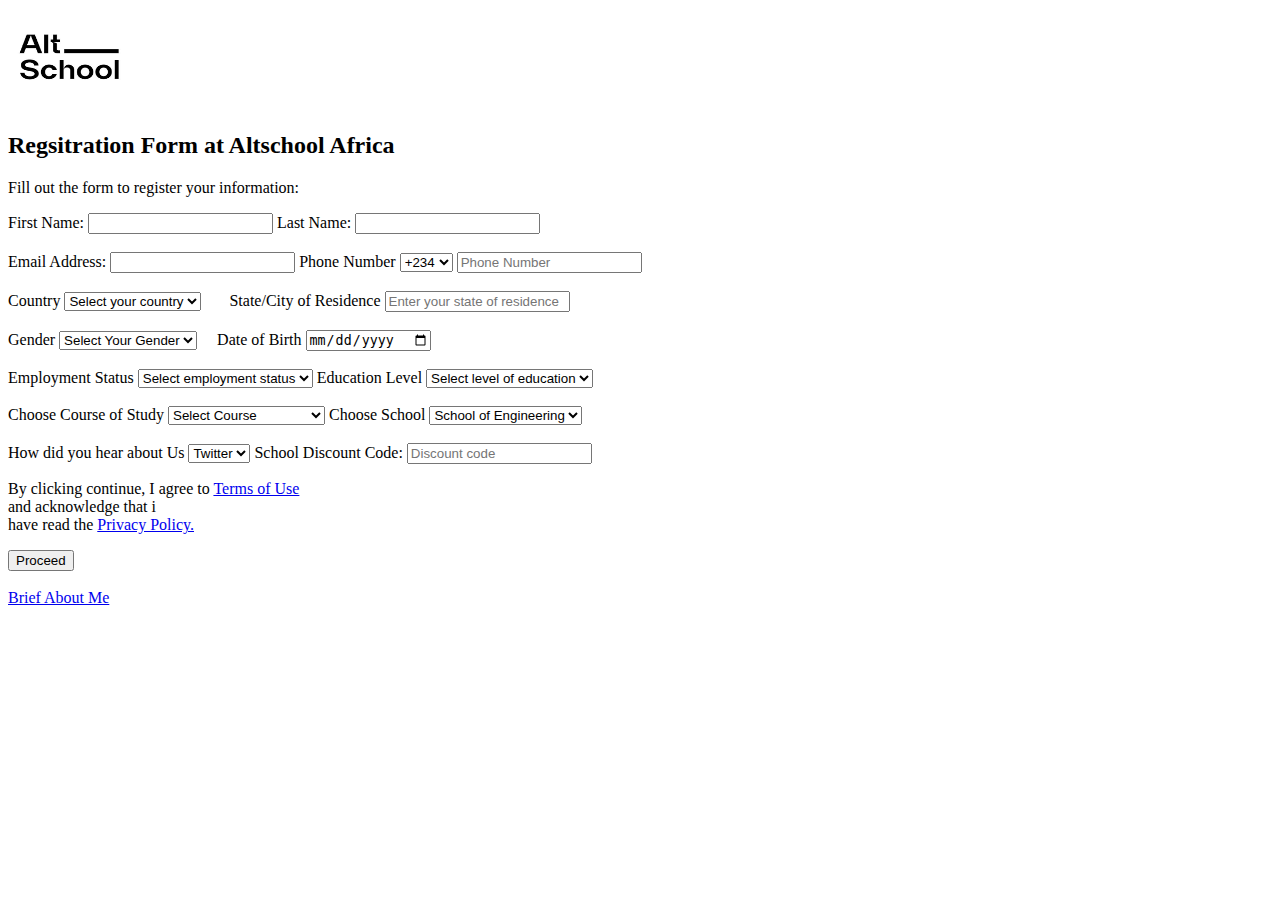
<file: Alt_school_Assignment!/About me_profile/Index.html>
<!DOCTYPE html>
<html lang="en">
<head>
  <meta charset="UTF-8">
  <meta name="viewport" content="width=device-width, initial-scale=1.0">
  <title>Document</title>
</head>
<body>
<div id="Main Content">
  <img src="./img/download.png" width="120" height="100" alt="">
  <h2>Regsitration Form at Altschool Africa</h2>
  <p>Fill out the form to register your information:</p>
  <form action="#">
    <label for="fname">First Name:</label>
    <input type="text" id="fname" name="fname">
    
    <label for="lname">Last Name:</label>
   <input type="text" id="lname" name="lname">
   <br>
   <br>
  
   <label for="email">Email Address:</label>
   <input type="email" id="email" name="email">
  
   <label>Phone Number</label>
   <select >
    <option>+234</option>
    <option>+1</option>
   </select>
   <input type="number" placeholder="Phone Number">
<br>
<br>
   <label>Country</label>
   <select>
  <option>Select your country</option>
  <option>Nigeria</option>
    <option>Cyprus</option>
    <option>Germany</option>
   </select>
   &nbsp;  &nbsp;  &nbsp;
   <label for="city">State/City of Residence</label>
   <input type="text" id="city" name="city" placeholder="Enter your state of residence">
<br>
<br>
   <label>Gender</label>
   <select>
   <option>Select Your Gender</option>
   <option>Male</option>
   <option>Female</option>
  </select>
  &nbsp;  &nbsp;
<label for="date">Date of Birth</label>
  <input type="date" id="date" name="date">
<br>
<br>
  <label>Employment Status</label>
  <select>
    <option >Select employment status</option>
    <option>Employed</option>
    <option>Unemployed</option>
  </select>

  <label>Education Level</label>
  <select>
    <option>Select level of education</option>
    <option>Nd</option>
    <option>Hnd</option>
  </select>
  <br>
  <br>
  <label>Choose Course of Study</label>
  <select>
    <option>Select Course</option>
    <option>Front-End Engineering</option>
  </select>
  
  
  <label>Choose School</label>
<select>
  <option>School of Engineering</option>
  <option>School of Business</option>
  <option>School of Data</option>
</select>
<br>
<br>
  <label>How did you hear about Us</label>
<select>
  <option>Twitter</option>
</select>

  <label>School Discount Code:</label>
  <input type="text"  placeholder="Discount code">


     </form>
  <p>By clicking continue, I agree to <a href="#">Terms of Use</a> <br> and acknowledge that i <br> have read the <a href="#">Privacy Policy.</a></p>

  <button>Proceed</button>
<br>
<br>
<a href="./index1.html" target="_blank" >Brief About Me</a>
</div>
  
</body>
</html>
</file>
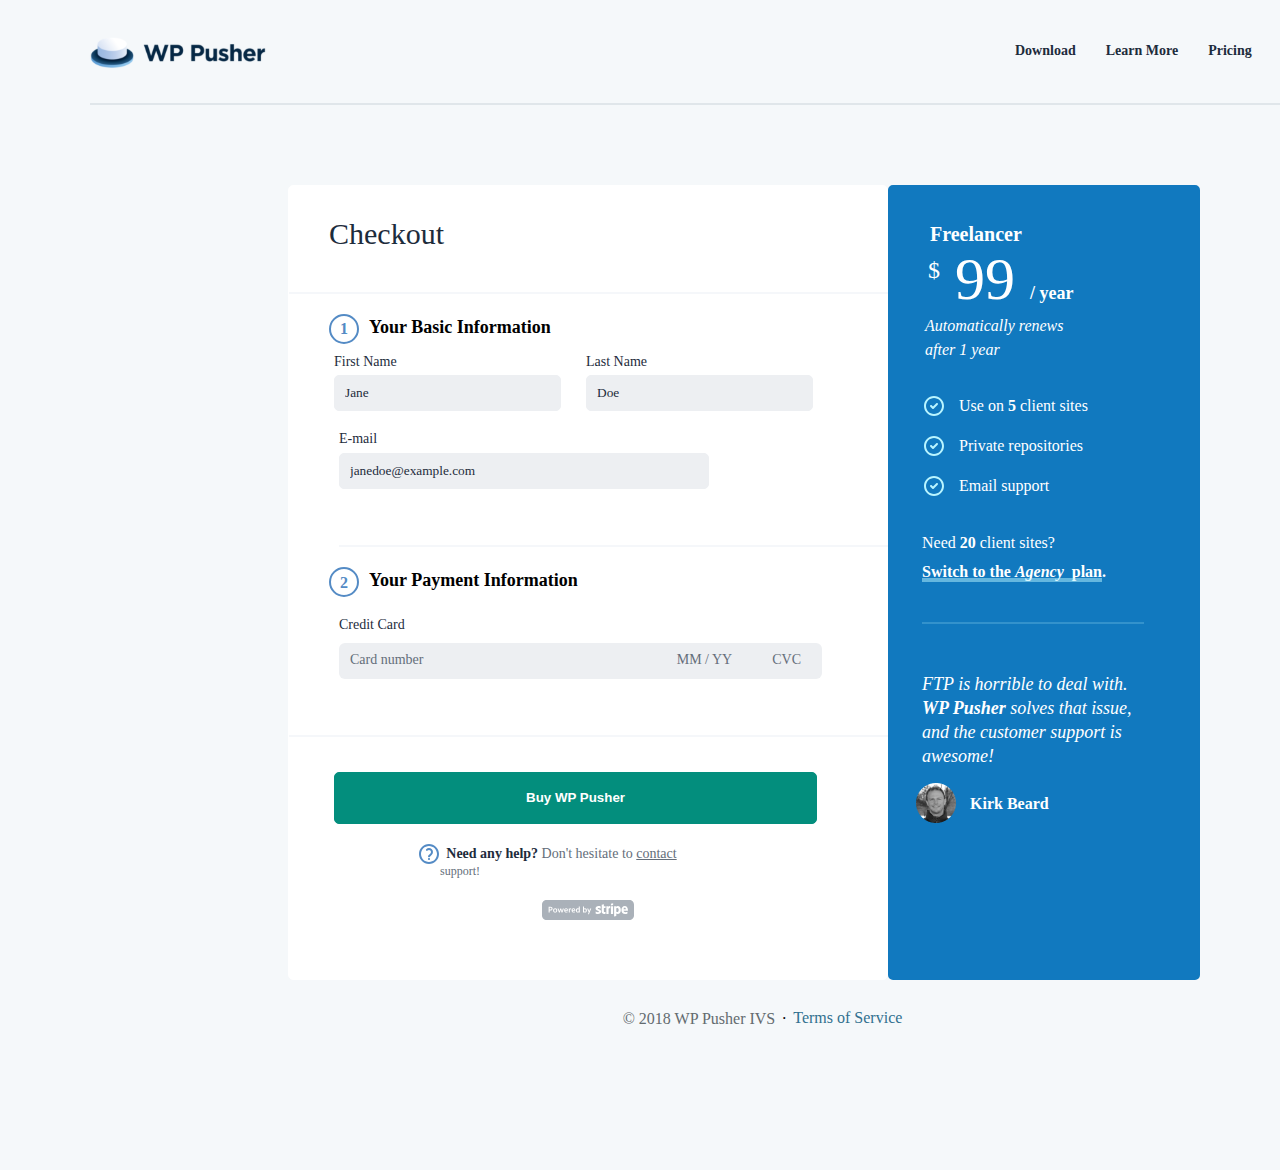
<file: Alt_school_Assignment!/Wp Pusher/index.html>
<!DOCTYPE html>
<html lang="en">
  <head>
    <meta charset="UTF-8" />
    <meta name="viewport" content="width=device-width, initial-scale=1.0" />
    <link rel="stylesheet" href="./css/style.css" />
    <title>Wp Pusher</title>
  </head>
  <body>
   
  
    <div class="main">
      
      <img src="./wppusher-logo copy.svg" alt="wp pusher" width="180px" class="topwp">

      <nav class="nav">
        <a href="#">Download</a>
        <a href="#">Learn More</a>
        <a href="#">Pricing</a>
        <a href="#">Help</a>
        <a href="#account"><button class="account">Account</button></a>
        
      </nav>
      <div class="rectangle4"></div>
      
      <div class="container">
        
       

        <section class="box">
          <h2>Checkout</h2>
<div class="rectangle"></div>

  <div class="basic">
    <div class="circle">1</div>
    <p class="your">Your Basic Information</p>
  </div>

<div class="flex">
  <div class="flex2">
    <label for="fn" class="name">First Name</label>
    <input class="flex3" type="text" id="name" value="Jane">
  </div>
  <div class="flex2 ">
    <label for="ln" class="name">Last Name</label>
    <input class="flex3" type="text" id="name" value="Doe">
  </div>
</div>
<div class="flex2 cmail">
  <label for="email" class="name">E-mail</label>
  <input class="email" type="email" id="name" value="janedoe@example.com">

<div class="rectangle3"></div>
</div>
<div class="basic">
  <div class="circle">2</div>
  <p class="your">Your Payment Information</p>
</div>
<div class="flex2 cmail">
  <label for="credit-card" class="name">Credit Card</label>
  <div class=" ai-center card-container">
      <div class="value cards" >Card number</div>
      <div class=" my gap">
        <div class="value YMY">MM / YY</div>
        <div class="value cvc">CVC</div>
      </div>
    </div>
  </div>
  <div class="rectangle3"></div>
          <div class="wp">
          <a href="#wp"><button class="Buy">Buy WP Pusher</button></a>
        </div>
<div class="carryo">
  <div class="inline-words"> 
    <svg class="svg-icon" width="20" height="20" viewBox="0 0 20 20" fill="none" xmlns="http://www.w3.org/2000/svg">
      <path fill-rule="evenodd" clip-rule="evenodd" d="M0 10C0 15.5228 4.47715 20 10 20C15.5228 20 20 15.5228 20 10C20 4.47715 15.5228 0 10 0C4.47715 0 0 4.47715 0 10ZM18 10C18 14.4183 14.4183 18 10 18C5.58172 18 2 14.4183 2 10C2 5.58172 5.58172 2 10 2C14.4183 2 18 5.58172 18 10ZM11.4142 6.58579C12.1953 7.36683 12.1953 8.63317 11.4142 9.41421L9.29333 11.5325C8.90257 11.9227 8.90217 12.5559 9.29245 12.9467C9.68273 13.3374 10.3159 13.3378 10.7067 12.9475L12.828 10.8289C14.3905 9.26633 14.3905 6.73367 12.8284 5.17157C11.2663 3.60948 8.73367 3.60948 7.17157 5.17157C6.78105 5.5621 6.78105 6.19526 7.17157 6.58579C7.5621 6.97631 8.19526 6.97631 8.58579 6.58579C9.36683 5.80474 10.6332 5.80474 11.4142 6.58579ZM10 16C10.5523 16 11 15.5523 11 15C11 14.4477 10.5523 14 10 14C9.44771 14 9 14.4477 9 15C9 15.5523 9.44771 16 10 16Z" fill="#548BC5"/>
      </svg> <span> <span class="help">Need any help?</span> 
        Don't hesitate to <span class="contact">contact</span></span>
  </div>
    <div class="below">support!</div>

</div>
         
         
          
        
<div class="center stripe">
  <svg
    width="92"
    height="21"
    viewBox="0 0 92 21"
    fill="none"
    xmlns="http://www.w3.org/2000/svg"
  >
    <path
      opacity="0.502"
      fill-rule="evenodd"
      clip-rule="evenodd"
      d="M87.3613 20.1008H4.63866C2.07657 20.1008 0 18.0243 0 15.4622V4.63866C0 2.07657 2.07657 0 4.63866 0H87.3613C89.9234 0 92 2.07657 92 4.63866V15.4622C92 18.0243 89.9234 20.1008 87.3613 20.1008ZM8.60316 6.87449H6.62632V12.4726H7.6677V10.4625H8.60316C9.74272 10.4625 10.556 9.73035 10.556 8.67274C10.556 7.61513 9.74272 6.87449 8.60316 6.87449ZM13.1761 8.30706C11.9476 8.30706 11.0771 9.18531 11.0771 10.4385C11.0771 11.6832 11.9476 12.57 13.1761 12.57C14.4046 12.57 15.2674 11.6832 15.2674 10.4385C15.2674 9.18531 14.4046 8.30706 13.1761 8.30706ZM20.8245 8.40447L20.0027 11.1707L19.1808 8.40447H18.2376L17.4158 11.1707L16.594 8.40447H15.5526L16.952 12.4726H17.8874L18.7092 9.70639L19.5396 12.4726H20.475L21.8658 8.40447H20.8245ZM24.1612 8.30706C22.9977 8.30706 22.1519 9.17758 22.1519 10.4061C22.1519 11.6747 23.0139 12.57 24.2424 12.57C24.6977 12.57 25.1616 12.4641 25.6255 12.253V11.3817C25.2026 11.626 24.7874 11.7644 24.4132 11.7644C23.7298 11.7644 23.242 11.3415 23.1763 10.723H25.9347C25.951 10.5846 25.951 10.4548 25.951 10.3403C25.951 9.14511 25.2266 8.30706 24.1612 8.30706ZM29.1648 8.34726C29.0511 8.31479 28.9375 8.30706 28.8231 8.30706C28.4736 8.30706 28.1157 8.48565 27.8227 8.81113V8.40447H26.7813V12.4726H27.8227V9.75509C28.0909 9.41338 28.4574 9.22629 28.7991 9.22629C28.9212 9.22629 29.0511 9.24252 29.1648 9.27499V8.34726ZM31.549 8.30706C30.3855 8.30706 29.5397 9.17758 29.5397 10.4061C29.5397 11.6747 30.4025 12.57 31.631 12.57C32.0864 12.57 32.5502 12.4641 33.0141 12.253V11.3817C32.5904 11.626 32.176 11.7644 31.8011 11.7644C31.1184 11.7644 30.6298 11.3415 30.5649 10.723H33.3226C33.3388 10.5846 33.3388 10.4548 33.3388 10.3403C33.3388 9.14511 32.6152 8.30706 31.549 8.30706ZM37.8143 6.62245H36.7644V8.68124C36.4475 8.43694 36.0895 8.30706 35.7316 8.30706C34.6492 8.30706 33.8931 9.18531 33.8931 10.4385C33.8931 11.691 34.6492 12.57 35.7316 12.57C36.0895 12.57 36.4475 12.4401 36.7644 12.1873V12.4726H37.8143V6.62245ZM43.0545 8.30706C42.705 8.30706 42.3471 8.43694 42.0216 8.68124V6.62245H40.9802V12.4726H42.0216V12.1873C42.3471 12.4401 42.705 12.57 43.0545 12.57C44.1445 12.57 44.8929 11.691 44.8929 10.4385C44.8929 9.18531 44.1445 8.30706 43.0545 8.30706ZM48.1724 8.40447L47.1883 11.0732L46.2118 8.40447H45.1457L46.6997 12.3257L45.9188 14.2538H46.9277L49.2386 8.40447H48.1724ZM56.5212 7.95375C57.1884 7.95375 58.0365 8.15785 58.7045 8.51889V6.45082C57.977 6.16091 57.2503 6.04958 56.5228 6.04958C54.7423 6.04958 53.5556 6.97963 53.5556 8.53358C53.5556 10.9635 56.8923 10.5692 56.8923 11.6167C56.8923 12.0226 56.5398 12.1541 56.0504 12.1541C55.3229 12.1541 54.3844 11.8533 53.6476 11.4528V13.5487C54.464 13.8997 55.2912 14.0466 56.0481 14.0466C57.8734 14.0466 59.1313 13.1452 59.1313 11.5649C59.1313 8.94719 55.7752 9.41724 55.7752 8.42921C55.7752 8.08672 56.0612 7.95375 56.5212 7.95375ZM63.5341 6.1957H61.8673L61.8657 4.28921L59.7227 4.74534L59.7126 11.7876C59.7126 13.0872 60.6906 14.0466 61.9933 14.0466C62.7108 14.0466 63.2411 13.9167 63.5333 13.7559V11.9693C63.2527 12.0814 61.8673 12.4842 61.8673 11.1908V8.0674H63.5341V6.1957ZM68.2462 6.19647C67.954 6.09133 66.9281 5.8996 66.4139 6.84434L66.2763 6.1957H64.3783V13.8897H66.5724V8.67351C67.0912 7.9924 67.9671 8.12383 68.2462 8.21429V6.19647ZM71.1253 3.27025L68.9219 3.73876V5.52696L71.1253 5.05845V3.27025ZM71.1253 6.1957H68.9219V13.8897H71.1253V6.1957ZM75.8613 6.04958C75.0009 6.04958 74.445 6.45469 74.142 6.73765L74.0275 6.1957H72.0948L72.0955 16.4425L74.2904 15.9755L74.295 13.4915C74.6105 13.7227 75.0797 14.0466 75.8482 14.0466C77.4184 14.0466 78.8548 12.7834 78.8548 9.99398C78.8548 7.43808 77.4029 6.04958 75.8613 6.04958ZM82.7606 6.04958C80.6724 6.04958 79.4014 7.82464 79.4014 10.0605C79.4014 12.7076 80.8997 14.0466 83.0381 14.0466C84.0872 14.0466 84.875 13.8085 85.4711 13.4776V11.7095C84.8727 12.011 84.1862 12.195 83.3149 12.195C82.4591 12.195 81.7053 11.892 81.6071 10.863H85.9048C85.9149 10.7447 85.9342 10.2847 85.9342 10.0721C85.9342 7.82386 84.8456 6.04958 82.7606 6.04958ZM82.7467 7.83933C83.2855 7.83933 83.8576 8.25449 83.8576 9.24252H81.5878C81.5878 8.25371 82.1977 7.83933 82.7467 7.83933ZM75.3364 12.1077C74.8215 12.1077 74.5146 11.9221 74.3012 11.691L74.2881 8.42921C74.5169 8.17795 74.8331 7.99395 75.3364 7.99395C76.1397 7.99395 76.6924 8.89385 76.6924 10.0419C76.6924 11.224 76.1482 12.1077 75.3364 12.1077ZM42.8349 11.6747C42.5504 11.6747 42.2651 11.5526 42.0216 11.309V9.568C42.2651 9.3237 42.5504 9.20155 42.8349 9.20155C43.4209 9.20155 43.8276 9.70639 43.8276 10.4385C43.8276 11.1707 43.4209 11.6747 42.8349 11.6747ZM35.9596 11.6747C35.3651 11.6747 34.9585 11.1707 34.9585 10.4385C34.9585 9.70639 35.3651 9.20155 35.9596 9.20155C36.2441 9.20155 36.5286 9.3237 36.7644 9.568V11.309C36.5286 11.5526 36.2441 11.6747 35.9596 11.6747ZM31.5088 9.11187C31.9719 9.11187 32.3059 9.49456 32.3384 10.0481H30.5649C30.6136 9.48682 31.004 9.11187 31.5088 9.11187ZM24.1202 9.11187C24.5841 9.11187 24.9181 9.49456 24.9506 10.0481H23.1763C23.2257 9.48682 23.6162 9.11187 24.1202 9.11187ZM13.1761 11.6995C12.5661 11.6995 12.1432 11.1869 12.1432 10.4385C12.1432 9.69015 12.5661 9.17758 13.1761 9.17758C13.7784 9.17758 14.2012 9.69015 14.2012 10.4385C14.2012 11.1869 13.7784 11.6995 13.1761 11.6995ZM8.45704 9.61671H7.6677V7.72104H8.45704C9.05929 7.72104 9.48218 8.10373 9.48218 8.67274C9.48218 9.23402 9.05929 9.61671 8.45704 9.61671Z"
      fill="#566473"
    />
  </svg>
</div>
          
        </section>

        <div class="side-box">
          <div class="side"><h4>Freelancer</h4>
         <p class="dollar"> <sup class="dollars">$</sup> 99 <span class="year" >/ year</span></p>
          <p class="after">Automatically renews <span class="renew"> after 1 year</span></p>
         <div class="repo">
          <div class="svv">
             <img src="./img/Combined Shape Copy.svg" class="svgs" alt="">
           <p>Use on <span class="five">5</span> client sites</p>
          </div>
        <div class="svv">
          <img src="./img/Combined Shape Copy.svg" class="svgs" alt="">
          <p>  Private repositories</p>
        </div>
        <div class="svv"> 
          <img src="./img/Combined Shape Copy.svg" class="svgs"alt="">
          <p>  Email support</p>
        </div>
          </div>
       
          <div class="switch">
            <p>Need <span class="twenty">20</span> client sites?</p>
            <p class="plan">Switch to the <span>Agency</span> &nbsp;plan.</p>
            <div class="rectangle5"></div>
          </div>

          <div class="rectangle6"></div>

          <blockquote class="cite">
            <p>
              <cite
                >FTP is horrible to deal with. <br />
                <span class="push">WP Pusher</span> solves that issue, <br />and
                the customer support is <br />awesome!</cite
              >
            </p>
          </blockquote>
          <div class="kirk">
            <img src="./img/Bitmap.png" alt="" /><span class="beard">
              Kirk Beard</span>
            </div>
          </div>
        </div>
        
    </div>
    <div class="last-part">
      <p> &copy 2018  WP Pusher IVS</p> <span class="dot">.</span>  <a href="#">Terms of Service</a>
    </div>
  </body>
</html>
</file>
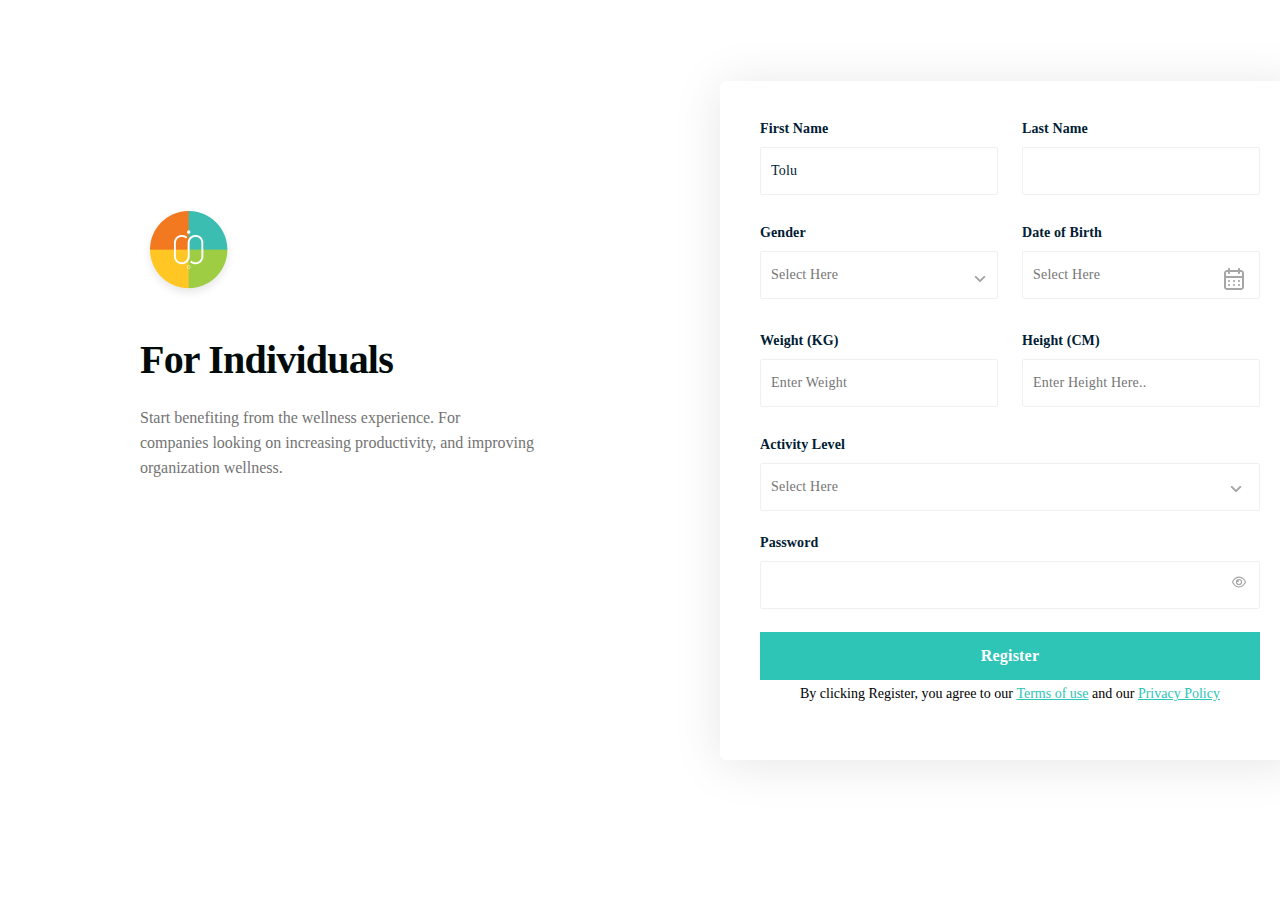
<file: Alt_school_Assignment!/WT/index.html>
<!DOCTYPE html>
<html lang="en">
  <head>
    <meta charset="UTF-8" />
    <meta name="viewport" content="width=device-width, initial-scale=1.0" />
    <link rel="stylesheet" href="css/style.css" />
    <link href="https://db.onlinewebfonts.com/c/4d3847a46ccc828409d7f134d765b8c3?family=Brown-Regular" 
    rel="stylesheet">      
    <link href="https://db.onlinewebfonts.com/c/a1f486ff14cc5c4f87a0e3825d152372?family=Sofia+Pro" rel="stylesheet">          
    <title>Web Development Training</title>
  </head>
  <body>
    
    <div class="container">
        <section>
          <div class="logo"><img src="./img/Logo.png" alt="circle"></div>
        <h2>For Individuals</h2>
        <p class="desktop-p">
          Start benefiting from the wellness experience. For <span class="flex">companies looking
          on increasing productivity, and improving</span> organization wellness.
          </p>
          <p class="mobile-p">Inspiring wholesome harmony for the mind, body and spirit, for everyone, everywhere.</p>
         </section>

         <div class="box">
          <form action="">
            <div class="input-typebox">
          <div class="input-box">
          <label for="name">First Name</label>
          <input type="text" name="text" value="Tolu" id="tolu">
        </div>
          <div class="input-box">
          <label for="name">Last Name</label>
          <input type="text" name="text">
        </div>
      </div>
            <div class="input-typebox">
          <div class="input-box">
          <label for="name">Gender</label>
          <input type="text" name="text" placeholder="Select Here"> <img src="./img/u_angle-down.svg" alt="" width="24px" height="24px" class="angle">
        </div>
          <div class="input-box top">
          <label for="name">Date of Birth</label>
          <input type="text" name="text" placeholder="Select Here">
          <img src="./img/u_a_calendar-alt.svg" alt="" width="24px" height="24px" class="calendar">
        </div>
      </div>
      
            <div class="input-typebox">
              
          <div class="input-box eight">
          <label for="name">Weight (KG)</label>
          <input type="text" name="text" placeholder="Enter Weight">
        </div>
      
        
          <div class="input-box eight">
          <label for="name">Height (CM)</label>
          <input type="text" name="text" placeholder="Enter Height Here..">
        </div>
        
      </div>
          <div class="input-box ">
          <label for="name">Activity Level</label>
          <input type="text" name="text" id="level" placeholder="Select Here">
          <img src="./img/u_angle-down.svg" alt="" width="24px" height="24px" class="Act">
        </div>
          <div class="input-box eight">
          <label for="name">Password</label>
          <input type="text" name="text" id="word">
          <div class="center">
            <svg
              xmlns="http://www.w3.org/2000/svg"
              height="14"
              width="14"
              viewBox="0 0 576 512"
            >
              <!--!Font Awesome Free 6.5.1 by @fontawesome - https://fontawesome.com License - https://fontawesome.com/license/free Copyright 2023 Fonticons, Inc.-->
              <path
                opacity="1"
                fill="#A6A6A6"
                d="M288 80c-65.2 0-118.8 29.6-159.9 67.7C89.6 183.5 63 226 49.4 256c13.6 30 40.2 72.5 78.6 108.3C169.2 402.4 222.8 432 288 432s118.8-29.6 159.9-67.7C486.4 328.5 513 286 526.6 256c-13.6-30-40.2-72.5-78.6-108.3C406.8 109.6 353.2 80 288 80zM95.4 112.6C142.5 68.8 207.2 32 288 32s145.5 36.8 192.6 80.6c46.8 43.5 78.1 95.4 93 131.1c3.3 7.9 3.3 16.7 0 24.6c-14.9 35.7-46.2 87.7-93 131.1C433.5 443.2 368.8 480 288 480s-145.5-36.8-192.6-80.6C48.6 356 17.3 304 2.5 268.3c-3.3-7.9-3.3-16.7 0-24.6C17.3 208 48.6 156 95.4 112.6zM288 336c44.2 0 80-35.8 80-80s-35.8-80-80-80c-.7 0-1.3 0-2 0c1.3 5.1 2 10.5 2 16c0 35.3-28.7 64-64 64c-5.5 0-10.9-.7-16-2c0 .7 0 1.3 0 2c0 44.2 35.8 80 80 80zm0-208a128 128 0 1 1 0 256 128 128 0 1 1 0-256z"
              />
            </svg>
          </div>
        </div>
        <a href="#register" ><button class="register eight">Register</button></a>
        <div class="down">

        <p class="footer">
          By clicking Register, you agree to our
          <a class="term" href="#terms">Terms of use</a> and our
          <a class="term" href="#privacy">Privacy Policy</a>
        </p>
      </div>
      </div>
         </form>
        </div>
        

       
     
    
  </body>

  
</html>
</file>
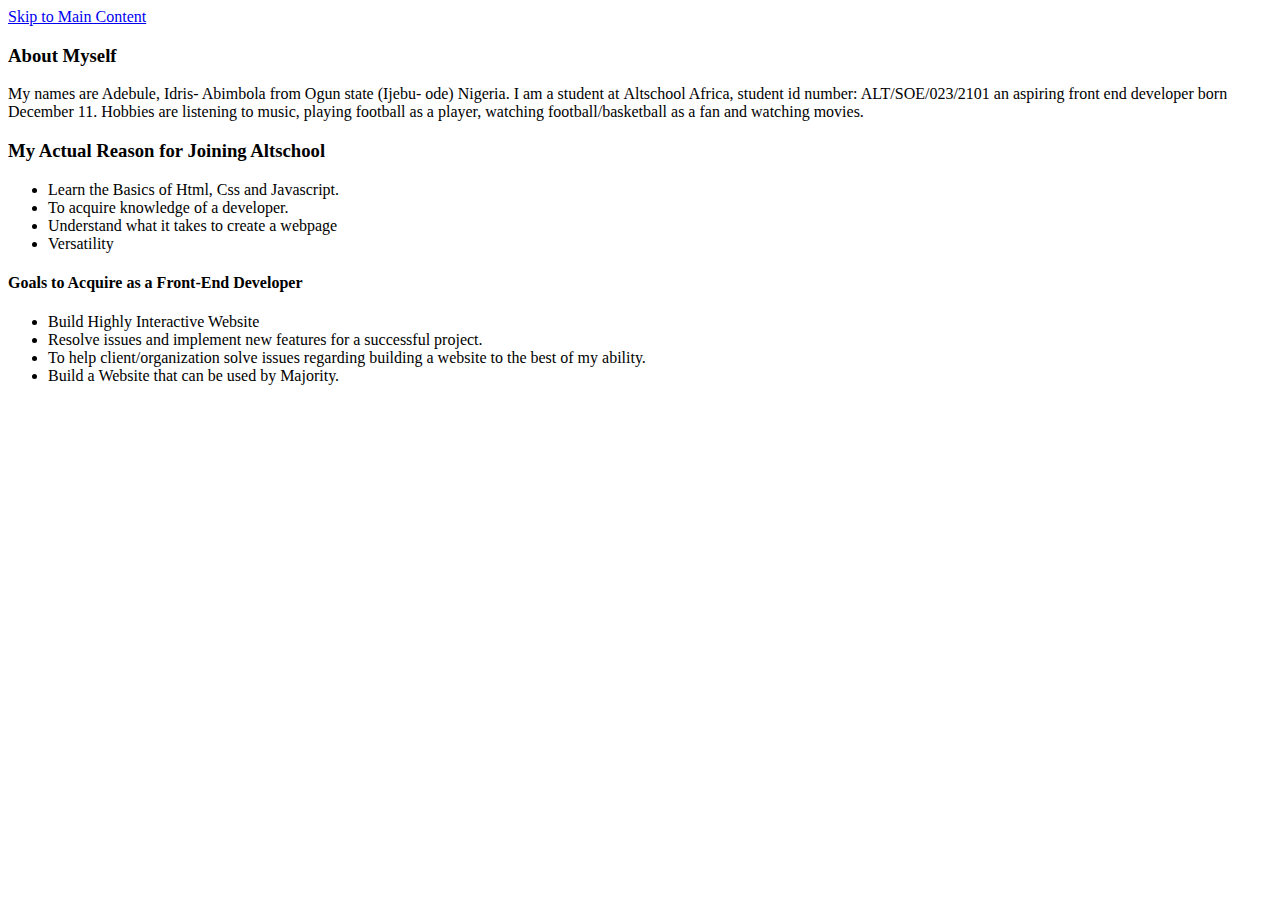
<file: Alt_school_Assignment!/About me_profile/index1.html>
<!DOCTYPE html>
<html lang="en">
<head>
  <meta charset="UTF-8">
  <meta name="viewport" content="width=device-width, initial-scale=1.0">
  <title>ADEBULE IDRIS BIO</title>
</head>
<body>
  <a href="./Index.html" target="_blank">Skip to Main Content</a>
  <h3>About Myself</h3>
<p>My names are Adebule, Idris- Abimbola from Ogun state (Ijebu- ode) Nigeria. I am a student at Altschool Africa, student id number: ALT/SOE/023/2101 an aspiring front end developer born December 11. Hobbies are listening to music, playing football as a player, watching football/basketball as a fan and watching movies.</p>
<h3>My Actual Reason for Joining Altschool</h3>
<ul>
  <li>Learn the Basics of Html, Css and Javascript.</li>
  <li>To acquire knowledge of a developer.</li>
  <li>Understand what it takes to create a webpage</li>
  <li>Versatility</li>
</ul>
<h4>Goals to Acquire as a Front-End Developer</h4>
<ul>
  <li>Build Highly Interactive Website</li>
  <li>Resolve issues and implement new features for a successful project.</li>
  <li>To help client/organization solve issues regarding building a website to the best of my ability.</li>
  <li>Build a Website that can be used by Majority.</li>
  <br>
  <br>
  </ul>
</body>
</html>
</file>
<file: Alt_school_Assignment!/Wp Pusher/css/style.css>
*{
  box-sizing: border-box;
  padding: 0;
  margin: 0;
}
body{
  background-color:#F5F8FA;
}
.main{
  width: 1440px;
  height: 1170px;
  margin-left: 40px;
  
}

.container{
  display: flex;
  margin-top: 5rem;
  margin-left: 13rem;
  
 
}

.svv{
  display: flex;
  gap: 5px;
  margin-left: 1.5rem;
 


}
.svgs{
position: relative;
top: -0.7rem;
}
.repo{
  display: flex;
  flex-direction: column;
  margin-top: 35px;
  font-family: Lato;
  color: #FFFFFF;
}

.switch{
  margin-left: 2rem;
  font-family: Lato;
  font-weight: 400;
  color: #FFFFFF;
  font-size: 16px;
  line-height: 19.2px;
  margin-top: 1rem;

  
}
.plan{
  margin-top: 10px;
  font-weight: 700;
  >span{
    font-style: italic;
    line-height: 19.2px;
    font-weight: 700;
  }
}
.twenty{
  font-weight: 700;
}

.box{
  width: 600px;
  height: 795px;
  border: 1px solid white;
  background-color: white;
  margin-left: 40px;
  border-radius: 5px;
}
.side-box{
  width: 312px;
  height:795px ;
  border: 2px solid #1179BF;
  background: #1179BF;
  border-radius: 5px;
  

 
}
.side{
  margin-top: -0.5rem;
}
.nav{
  text-align: center;
  display: flex;
  flex-direction: row;
  margin-left: 60rem;
  margin-bottom: 5rem;
  margin-top: -3.5rem;
  
}
.rectangle4{
  width: 1340px;
  height: 2px;
  border: 1px solid  #E0E6EA;
  margin-left: 50px;
  margin-top: -4rem;
 

}
.rectangle5{
  width: 180px;
  height: 4px;
  border: 1px solid #B9F5FF;
  background-color: #B9F5FF;
  opacity: 50.36%;
  margin-top: -0.2rem;

 
 

}
.rectangle6{
  width: 222px;
  height: 2px;
  border: 1px solid #B9F5FF;
  background-color: #FFFFFF;
  margin-top: 2.5rem;
  margin-left:2rem ;
  opacity: 20.05%
 

 
 

}

.nav a{
  padding: 15px;
  text-decoration: none;
  font-family: Lato;
 font-weight: 700;
  font-size: 14px;
  color: #1D2C3C;
 
}
.account{
  font-family: Lato;
 font-weight: 700;
  font-size: 14px;
  line-height: 16.8px;
  width: 91px;
  height: 40px;
  color: #1D2C3C;
  margin-top:-12px;
  border: 2px solid #1D2C3C;
  background-color:#F5F8FA;
}
button{
 border-radius: 5px;
 color: #1D2C3C;
}
.topwp{
  margin-top: 35px;
  margin-left: 3rem;
}

h2{
  font-weight: 400;
  font-size: 30px;
  line-height: 36px;
  font-family:Lato;
  color: #1D2C3C;
  padding: 30px;
  margin-left: 10px;
  

}
h3{
  padding: px;
  margin-left: 80px;
  font-size: 18px;
  font-family: Lato;
  line-height: 21.6px;
  color: #1D2C3C;
  
}
.jane{
  width: 227px;
  height: 36px;
  padding: 10px;
  margin-left: 46px;
  margin-top: 5px;
  background-color: #EDEFF2;
  border: 1px solid #EDEFF2; 
  border-radius: 5px;
}
.fname{
  margin-left: 45px;
  margin-top: 15px;
  font-size: 14px;
  color: #1D2C3C;
  line-height: 16.8px;
  font-weight: 400px;
  font-family: Lato;
}
.doe{
 position: relative;
 top:-3.3rem;
 left: 19rem;
 width: 227px;
  height: 36px;
  padding: 10px;
  background-color: #EDEFF2;
  border: 1px solid #EDEFF2; 
  border-radius: 5px;
}
.lname{
  position: relative;
  top: -3.6rem;
  left: 19rem;
  font-size: 14px;
  color: #1D2C3C;
  line-height: 16.8px;
  font-weight: 400px;
  font-family: Lato;
}
.email{
  width: 370px;
  height: 36px;
  background-color: #EDEFF2;
  border: 1px solid #EDEFF2; 
  border-radius: 5px;
  background-color: #EDEFF2;
  border: 1px solid #EDEFF2;
  color: #1D2C3C;
  padding: 10px;
  font-family: Lato;
  font-style: 14px;
  margin-top: 5px;
  }
  .cmail{
    margin-top: 20px;
    margin-left: 50px;
  }

.circle{
  height: 30px;
  width: 30px;
  border-radius: 30px;
  border: 2px solid #548bc5;
  font-size: 16px;
  font-weight: 700;
  line-height: 19px;
  letter-spacing: -0.14222222566604614px;
  text-align: center;
  color: #548bc5;
  display: flex;
  flex-direction: column;
  justify-content: center;
  margin-left: 40px;

}
.basic{
  display: flex;
  margin-top: 20px;
}
.your{
  margin-left: 10px;
  margin-top:3px;
  font-family: Lato;
  font-size: 18px;
  font-weight: 700;
}
.flex{
  display: flex;
  gap: 25px;
  margin-left: 45px;
  margin-top: 10px;
  
}
.flex2{
  display: flex;
  flex-direction: column;
}
.card-container{
  background-color: #edeff2;
  color: #646e7a;
  width: 483px;
  height: 36px;
  border-radius: 6px;
  padding: 6px;
  margin-top: 9px;
  border: none;
  margin-right: 7px;
}
.ai-center{
  display: flex;
 
 }
 .last-part{
  margin-top: 30px;
align-items: left;
font-family: Lato;
display: flex;
justify-content: center;

>p{
  color: #636B6F;
  font-family: Lato;
  font-weight: 400;
  margin-left: 5px;
}

 }
 a{
  text-decoration: none;
  color:#31708F;
  line-height: 16.8px;
  font-weight: 400;
  font-family: Lato;
 }
 .cards{
  flex: 1;
  margin-left: 5px;
  margin-top: 3px;
  font-family: Lato;
 font-weight: 400;
 font-size: 14px;
 line-height: 16.8px;
 }
.gap{
  gap: 40px;
}
.my{
  display: flex;
 
}
.cvc{
  margin-right: 15px;
 font-family: Lato;
 font-weight: 400;
 font-size: 14px;
 line-height: 16.8px;
 margin-top: 3px;
}
.YMY{
 font-family: Lato;
 font-weight: 400;
 font-size: 14px;
 line-height: 16.8px;
 margin-top: 3px;
}
.value{
  font-size: 14px;
  font-family: Lato;
}
.flex3{
  width: 227px;
  height: 36px;
  border-radius: 5px;
  margin-top: 5px;
  background-color: #EDEFF2;
  border: 1px solid #EDEFF2;
  color: #1D2C3C;
  padding: 10px;
  font-family: Lato;
  font-style: 14px;
}
.name{
  font-size: 14px;
  color: #1D2C3C;
  line-height: 16.8px;
  font-weight: 700px;
  font-family: Lato;
}
.que{
  display: flex;
  flex-direction: column;
  width: 20px;
  height: 20px;
  border-radius: 50%;
  color: #548BC5;
  background: white;
  border:2px solid #548BC5;
  text-align: center;
  justify-content: center;
  font-size: 16px;
  font-family: Lato;
  font-weight: 700;
  position: relative;
  left: 6.5rem;
}
.credit{
  width: 483px;
  height: 36px;
  position: relative;
  left: 3rem;
  top: -2.9rem;
  padding: 10px;
  background-color: #EDEFF2;
  border: 1px solid #EDEFF2; 
  border-radius: 5px;
  margin-top: 49px;
  
 
  
}
.cc{
  margin-top: 30px;
  
  position: relative;
  left: 2.9rem;
  top: -1.rem;
  font-size: 14px;
  color: #1D2C3C;
  line-height: 16.8px;
  font-weight: 400px;
  font-family: Lato;
  line-height: 16.8px;
}
h4{
  font-size: 20px;
  font-family: Lato;
  font-weight: 700;
  color: white;
  margin-top: 44px;
  margin-bottom: 12px;
  padding-left: 40px;
}
.dollar{
  font-family: Lato;
  font-weight: 300;
  font-size: 60px;
  color: #FFFFFF;
  padding-left:22px;
  padding-right: -15px;
  margin-top: -0.8rem;

}
.year{
  font-size: 18px;
  font-weight: 700;
  font-family: Lato;
}
.rectangle{
  width: 695px;
  height: 2px;
  border: 1px solid #F5F7FA;
  margin-top: 10px;

 
  
}
.rectangle2{
  width: 695px;
  height: 2px;
  border: 1px solid #F5F7FA;
  margin-top: 1rem;
 
}
.rectangle3{
  width: 695px;
  height: 2px;
  border: 1px solid #F5F7FA;
 margin-top: 3.5rem;
 
}
.Buy{
  width: 483px;
  height: 52px;
  background: #038E7D;
  margin-left: 45px;
  margin-top: 20px;
  border: 1px solid #038E7D ;
  color: white;
  font: Lato;
  font-size: 18x;
  font-weight: 700;
  line-height: 21.6px;
  text-align: center;
  margin-bottom: 20px;

}

.after{
  
  font-size: 16px;
  font-weight: 400;
  font-style: italic;
  line-height: 24px;
  color:#FFFFFF;
  padding-left: 35px;
  font-family: Lato;
}
.renew{
  display: flex;
 
}
.dollars{
  font-size: 24px;
  font-family: 700;
  line-height: 28.8px;
  font-family: Lato;
padding-left: 0.5rem;
margin-left: 8px;

}
.five{
  font-weight: 700;
}
.push{
  color: white;
  line-height: 24px;
  font-family: Lato;
  font-weight: 700;
}
.cite{
  color: white;
  font-family: Lato;
 font-weight: 400;
 font-size: 18px;
 line-height: 24px;
 letter-spacing: -0.01px;
 margin-top: 3rem;
 margin-left: 2rem;
}
img{
  margin: 10px;
}
.beard{
  position: relative;
  top: -1.5rem;
  color: white;
 
}
.kirk{
  margin-top: 5px;
  margin-left: 1rem;
  font-family: Lato;
  font-weight: 700;
}
.wp{
  margin-top: 15px;
}


.carryo{
  display: flex;
  align-items: center;
  text-align: center;
  flex-direction: column;
  margin-bottom: 1.3rem;
  margin-left: -5rem;

  >span{
    color:#646E7A;
  }
  
}
.inline-words{
  display: flex;
  align-items: center;
  color:#646e7a;
  font-family: Lato;
  font-size: 14px;
 }
.below{
  margin-left: -11rem;
  font-size: 12px;
  font-family: Lato;
  color:#646e7a;
 
}
.svg-icon{
  margin-right: 7px;
}
.help{
  font-family: Lato;
  font-size: 14px;
  font-weight: 700;
  line-height: 17px;
 color:#1D2C3C; 
}
.contact{
  color:#646E7A;
  text-decoration:underline;
  font-family: Lato;
  
}
.stripe{
  text-align: center;
  
}
.dot{
margin: 7px;
margin-top: -4.5px;
}
</file>
<file: Alt_school_Assignment!/WT/css/style.css>
*{
  box-sizing: border-box;
  margin: 0;
  padding: 0;
}

.container{
  display: flex;
  width: 1440px;
  height: 840px;
  /* padding-top: 81px;
  padding-left: 140px; */
}

.input-box{
  display: flex;
  flex-direction: column;
  margin-bottom: 30px;
  color: var(--Text-Headings, #011C34);
font-family: Sofia Pro;
font-size: 14px;
font-style: normal;
font-weight: 600;
line-height: normal;
letter-spacing: 0.1px;
 
 
>input{
  width: 238px;
  height: 48px;
  border-radius: 2px;
  padding: 10px;
border: 1px solid var(--CL-Gray-3, #F0F0F0);
color: var(--CL-Grey, #737373);
font-family: Sofia Pro;
font-size: 14px;
font-style: normal;
font-weight: 300;
line-height: 20px; /* 142.857% */
letter-spacing: 0.2px;
}

>#level, #word{
  width: 500px;
  margin-block-end: -10px;
 
  
}
label{
  margin-bottom: 10px;
}

}
.input-typebox{
  display: flex;
  gap: 24px;
}
.box{
  max-width: 580px;
  height: 679px;
  background-color: #fff;


}
.eight{
  margin-top: -20px;
}
h2{
width: 268px;
height: 50px;
text-align: left;
margin-block-end: 20px;
color: var(--CL-Black, #000B0A);
font-family: "Brown-Regular";
font-size: 40px;
font-style: normal;
font-weight: 700;
line-height: 50px; /* 125% */
letter-spacing: -0.8px;
}
.desktop-p{
  display: block;
width: 460px;
height: 75px;
text-align: left;
color: var(--CL-Grey, #737373);
font-family: "Brown-Regular";
font-size: 16px;
font-style: normal;
font-weight: 400;
line-height: 25px; /* 156.25% */
}

section{
  margin-inline-start: 140px;
  margin-block-start: 205px;
  width: 460px;
  height: 275px;
}
.flex{
  display: flex;
  flex-direction: column;
}
.box{
  width: 580px;
  height: 679px;
  padding-bottom: 40px;
  margin-inline-end: 140px;
  margin-block-start: 81px;
  margin-block-end: 80px;
margin-inline-start: 120px;
border-radius: 6px;
background: #FFF;
box-shadow: 0px 4px 50px 0px rgba(4, 8, 19, 0.10);
  >form{
    padding: 40px;

  }
}
.register{
  width: 500px;
  height: 48px;
  color: var(--Basic-100, #FFF);
text-align: center;
font-family: Sofia Pro;
font-size: 16px;
font-style: normal;
font-weight: 600;
line-height: normal;
letter-spacing: 0.2px;
background: #2EC4B6;
border: 1px solid #2EC4B6;
margin-block-end: -20px;
margin-block-start: -50px;
}
.term{
  width: 465px;
  height: 25px;
  color: var(--CL-Green, #2EC4B6);
font-family: Sofia Pro;
font-size: 14px;
font-style: normal;
font-weight: 500;
line-height: 25px;
text-decoration-line: underline;
}
.footer{
  text-align: center;
  color: #000;
font-family: Sofia Pro;
font-size: 14px;
font-style: normal;
font-weight: 400;
line-height: 25px; /* 178.571% */
margin-top: 16px;
}
.logo{
  width: 7.333px;
  height: 80px;
  margin-block-end:50px;
}
.mobile-p{
  display: none;
}
.angle{
  position: relative;
  top: -2rem;
  left: 13rem;
}
.center{
  position: relative;
  left: 29.5rem;
  top: -1.5rem;
}
#tolu{
  color: var(--Text-Headings, #011C34);
font-family: Sofia Pro;
font-size: 14px;
font-style: normal;
font-weight: 400;
line-height: 20px; /* 142.857% */
letter-spacing: 0.2px;
}
.calendar{
  position: relative;
  top: -2rem;
  left: 12.5rem;
}
.Act{
  position: relative;
  top: -1.5rem;
  left: 29rem;
}

/* media query mobile */
@media only screen and (max-width: 425px){
  .logo{
    width: 38.666px;
    height: 40px;
    /* margin-inline-end: 312.33px;
    margin-inline-start: 24px; */
    
    /* margin-top: 40px; */
  }
  h2{
    width: 327px;
    height: 30px;
   
    /* margin-block-start: 40px;
margin-block-end: 12px;
margin-inline-start: 24px;
    margin-inline-end: 24px; */
  }
  .desktop-p{
    display: none;
  }
  .mobile-p{
    display: block;
    width: 327px;
    height: 50px;
    padding-block-start: 12px;
    color: var(--CL-Grey, #737373);
font-family: "Brown-Regular";
font-size: 16px;
font-style: normal;
font-weight: 400;
line-height: 25px; /* 156.25% */
  }
  .container{
    flex-direction: column;
    width: 375px;
    height: 1294px;
    
  }
  .input-typebox{
    flex-direction: column;
  }
  .box{
    max-width: 327px;
    height: 879px;
    
    

    >form{
      padding-left: 16px;
      padding-right: 16px;
      padding-top: 24px;
      padding-bottom: 24px;
    }
  }
 .input-box{
  margin-bottom: 10px;
  >input{
    width: 295px;
    height: 48px;
  }
  >#level,#word{
    width:295px; 
    margin-block-end: 10px;
  }
 }
  .register{
    width:295px;
    height: 48px;
    margin-block-end:30px ;
  }
  #level{
    width: 295px;
  }
  .center{
    position: relative;
    left: 16.5rem;
    top: -2.5rem;
  }
  .Act{
    left: 16.5rem;
    top: -2.5rem;
  }
  .angle{
    position: relative;
    left: 16.5rem;
  }
  .calendar{
    position: relative;
    left: 16rem;
  }
  .top{
    margin-top: -25px;
  }
}
</file>
